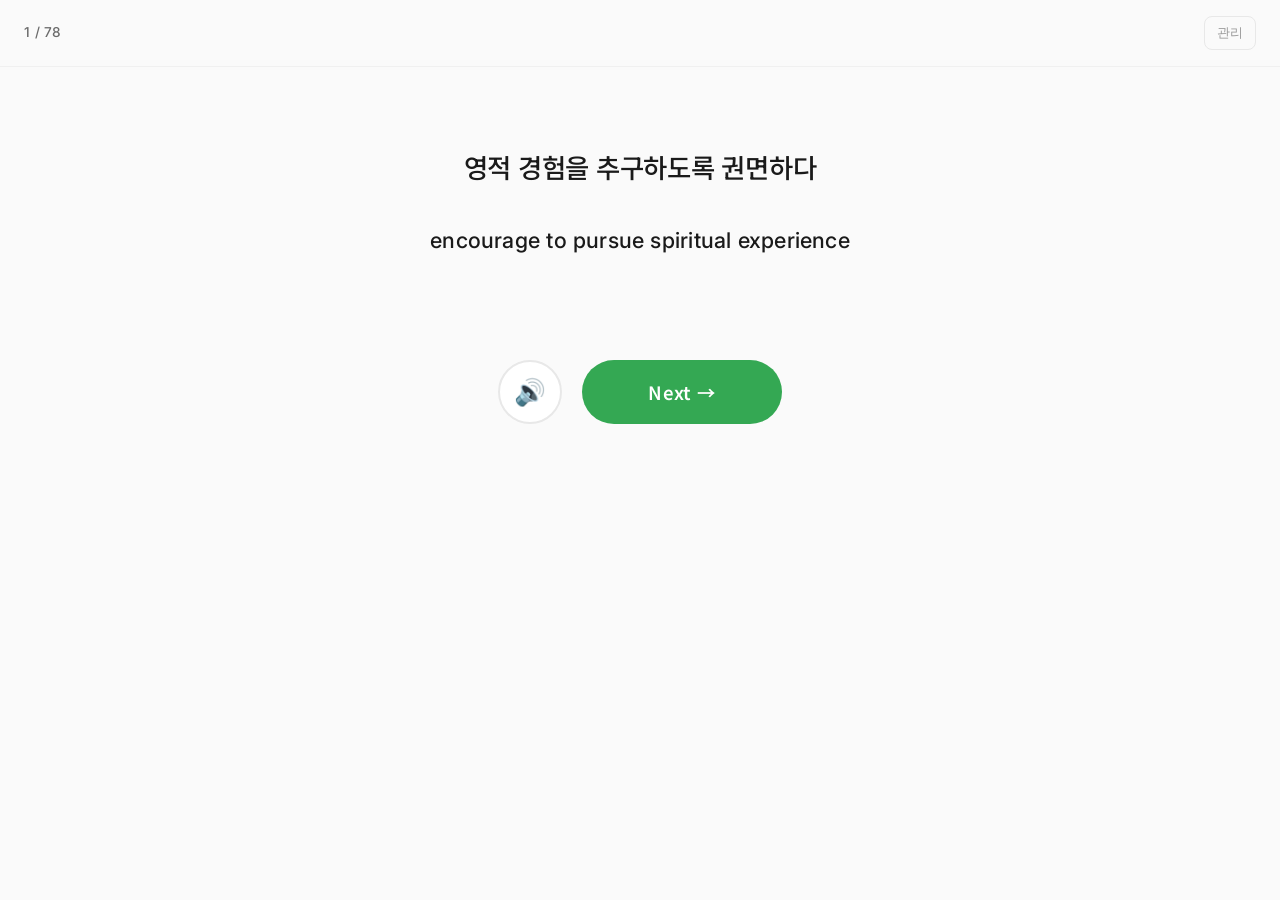
<file: expressions/index.html>
<!DOCTYPE html>
<html lang="ko">
<head>
  <meta charset="UTF-8">
  <meta name="viewport" content="width=device-width, initial-scale=1.0, user-scalable=no">
  <meta name="description" content="영어 표현 학습 플래시카드">
  <title>English Expressions</title>
  <link rel="icon" type="image/svg+xml" href="favicon.svg">
  <link rel="stylesheet" href="style.css?v=5">
</head>
<body>
  <div class="study-page" id="studyPage">
    <!-- Header -->
    <header class="study-header">
      <span class="study-header__counter" id="counter">— / —</span>
      <a href="manage.html" class="study-header__link" id="manageLink">관리</a>
    </header>

    <!-- Flashcard -->
    <main class="flashcard" id="flashcard">
      <div class="flashcard__korean" id="koreanText"></div>
      <div class="flashcard__english" id="englishText"></div>
      <div class="flashcard__buttons">
        <button class="btn-speak" id="btnSpeak" title="듣기">🔊</button>
        <button class="btn-action btn-action--next" id="btnAction">Next →</button>
      </div>
    </main>
  </div>

  <!-- Empty State -->
  <div class="empty-state" id="emptyState" style="display:none;">
    <div class="empty-state__icon">📝</div>
    <div class="empty-state__text">
      아직 표현이 없습니다.<br>
      <a href="manage.html" class="empty-state__link">표현 추가하기</a>
    </div>
  </div>

  <script src="app.js?v=5"></script>
</body>
</html>
</file>
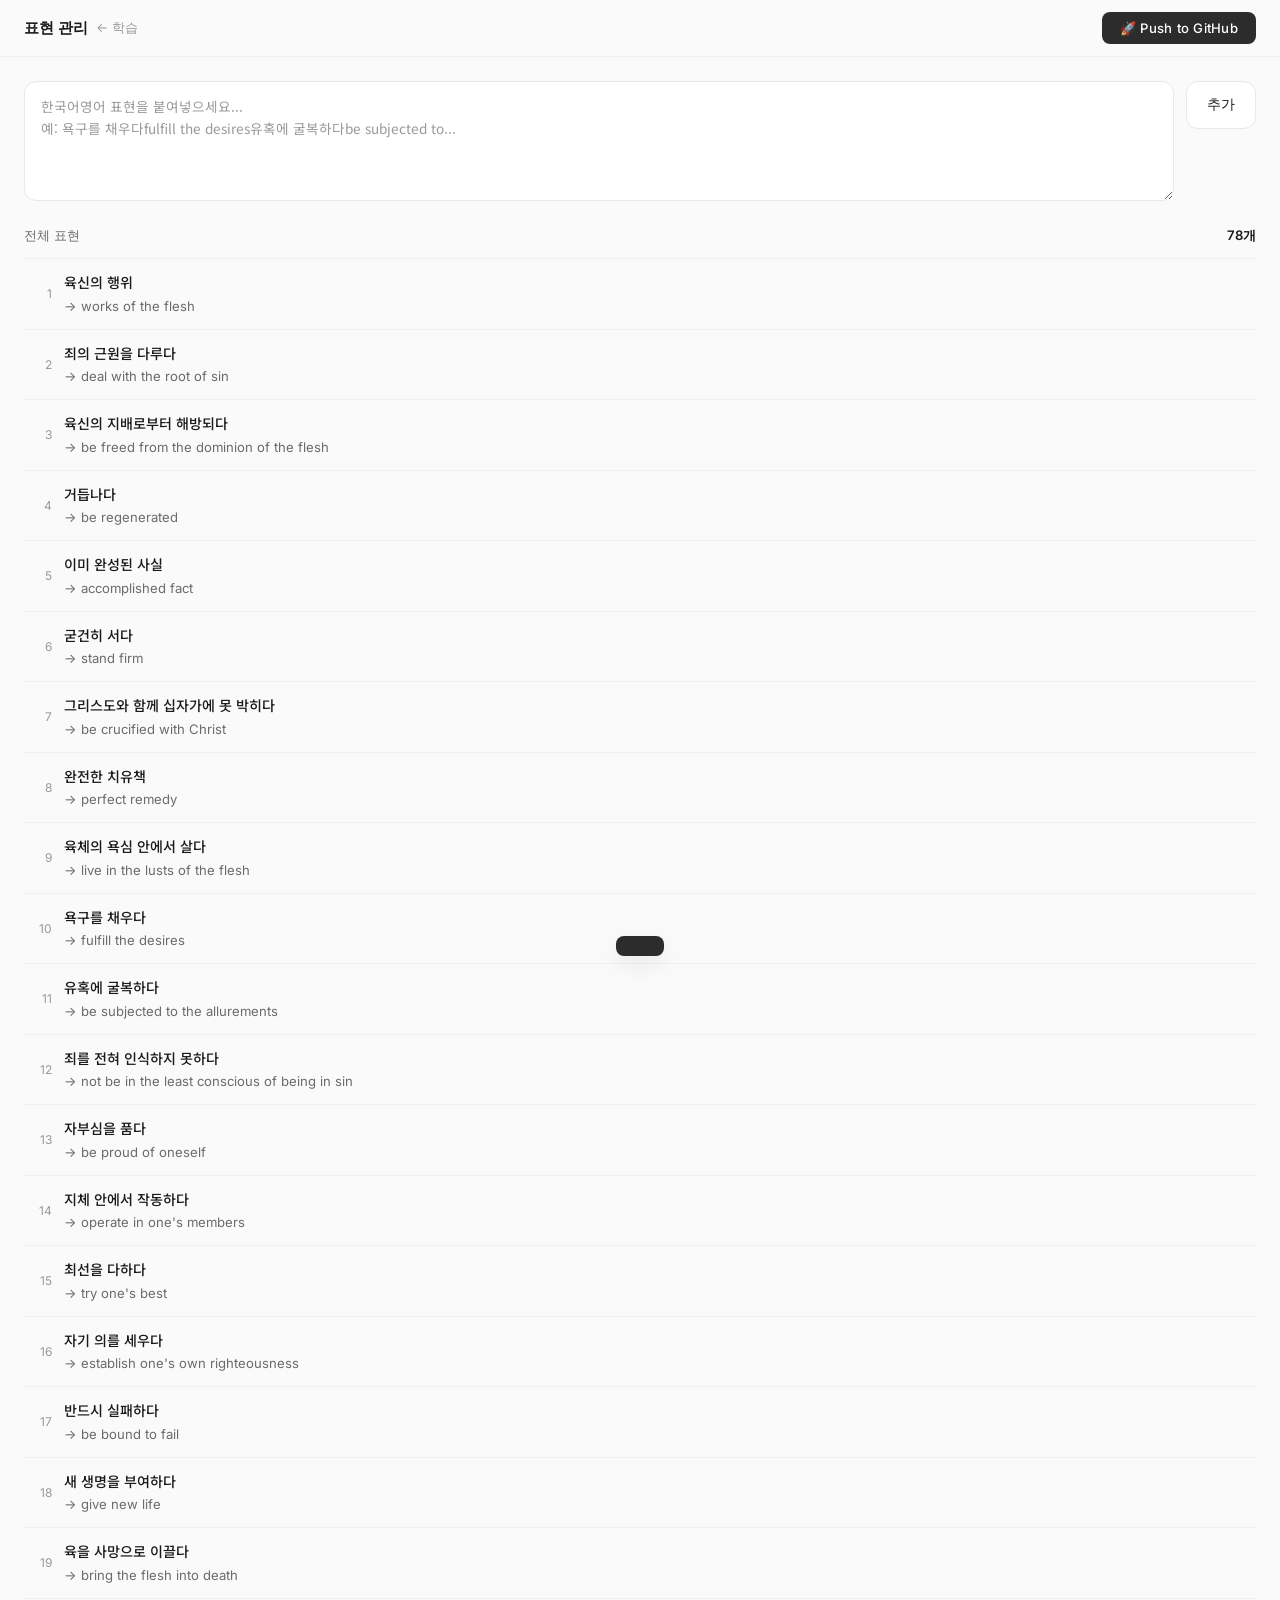
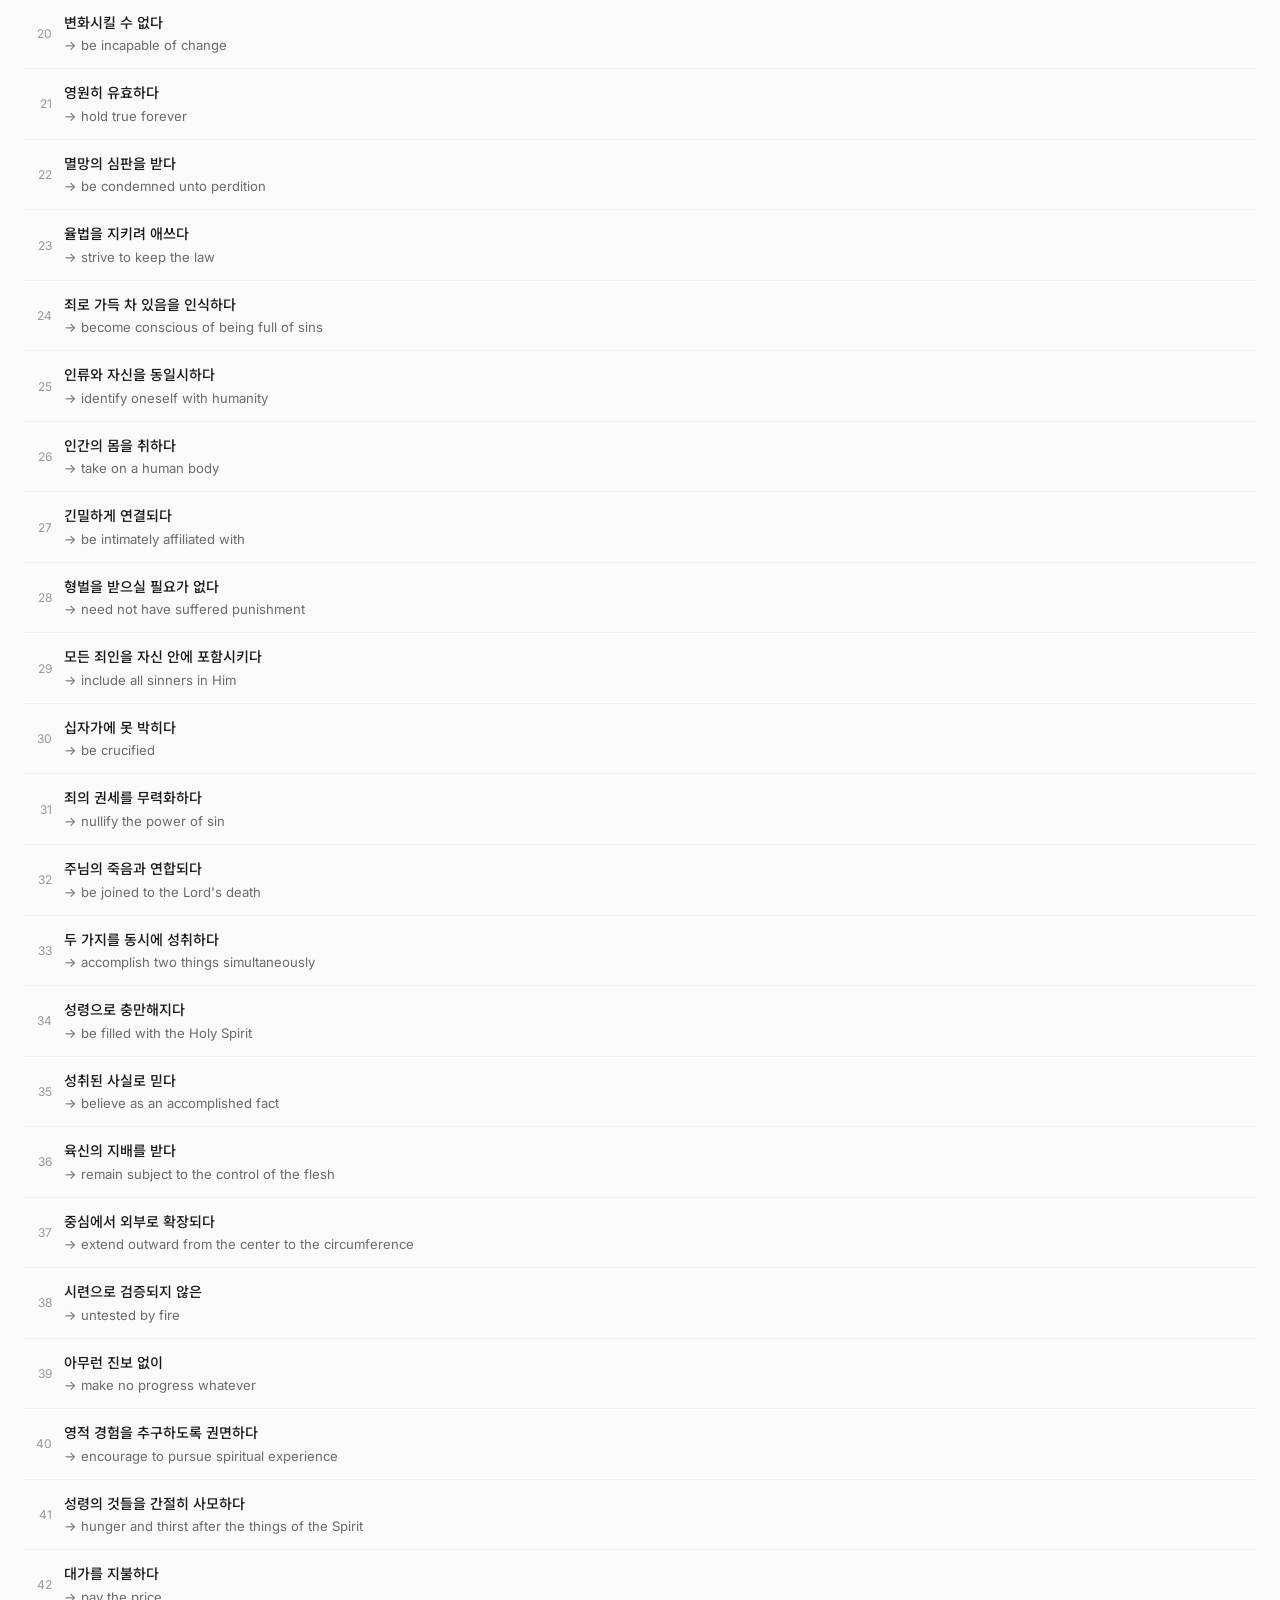
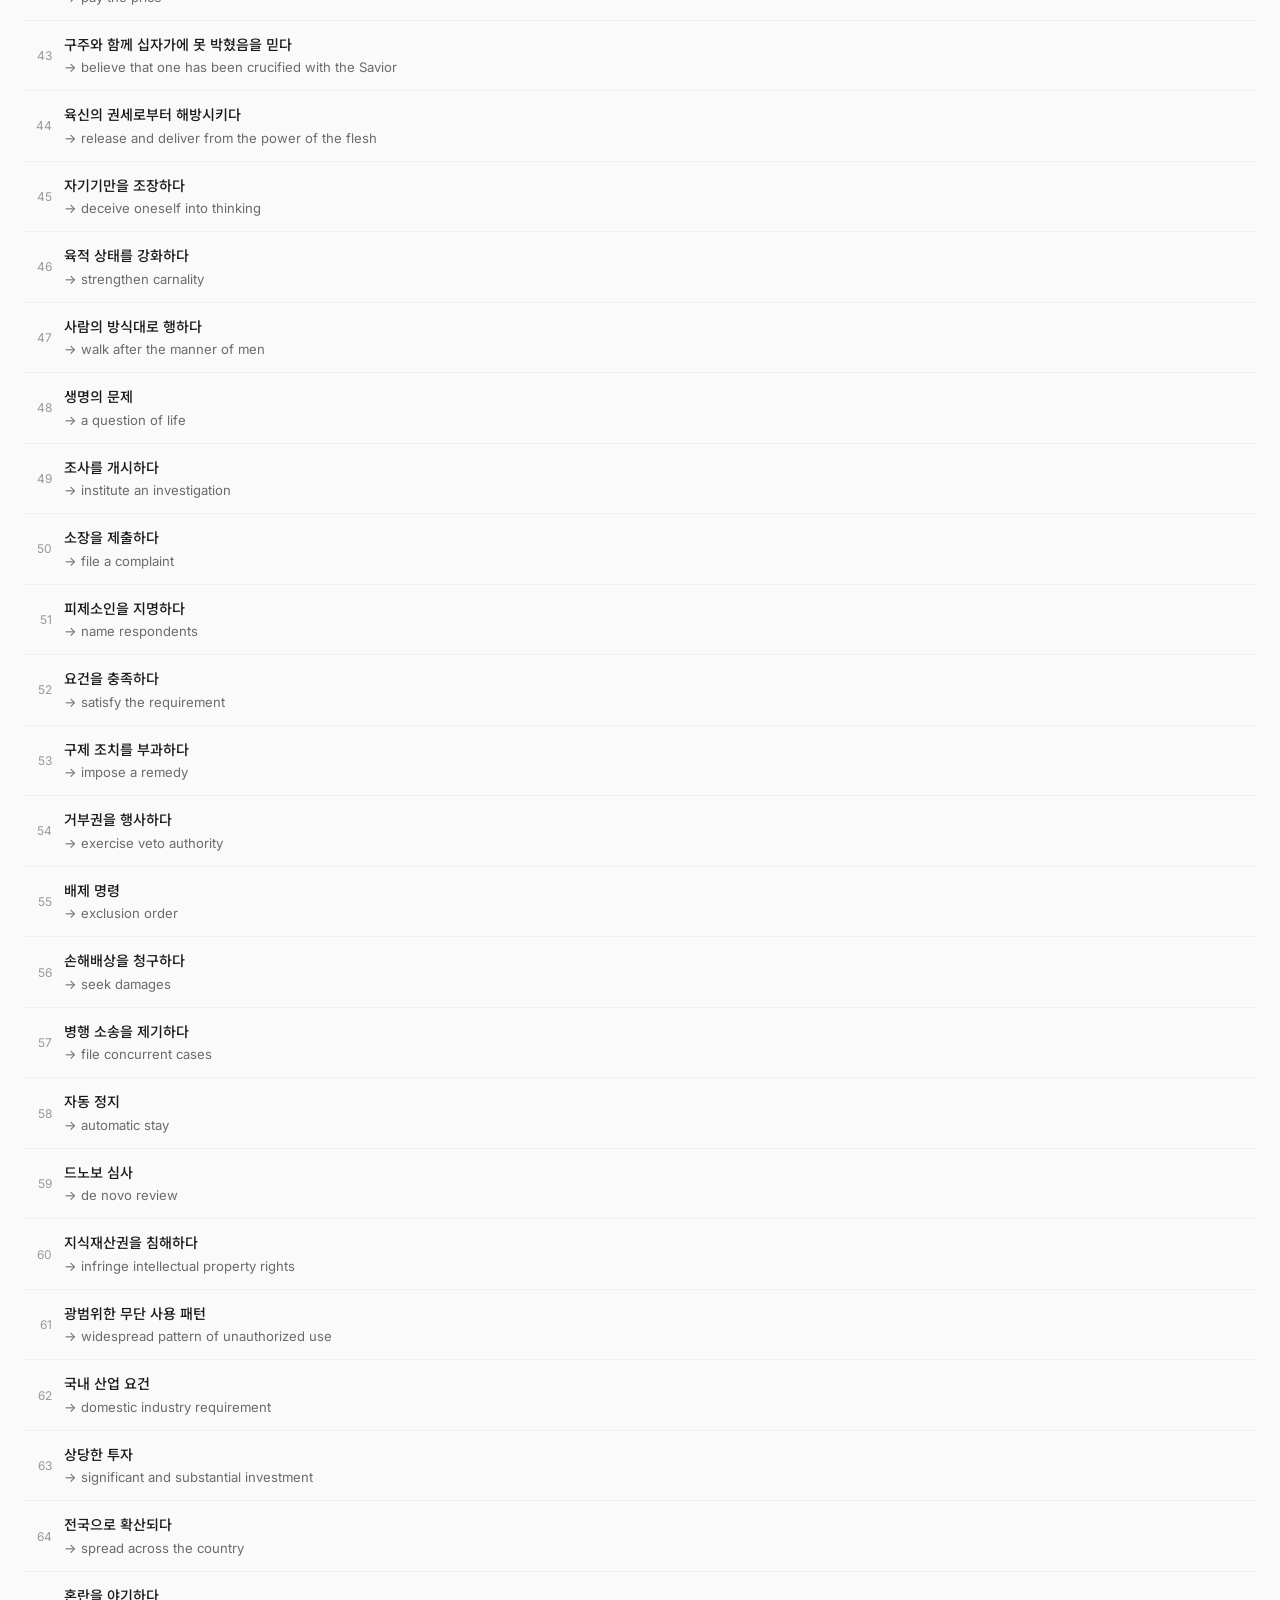
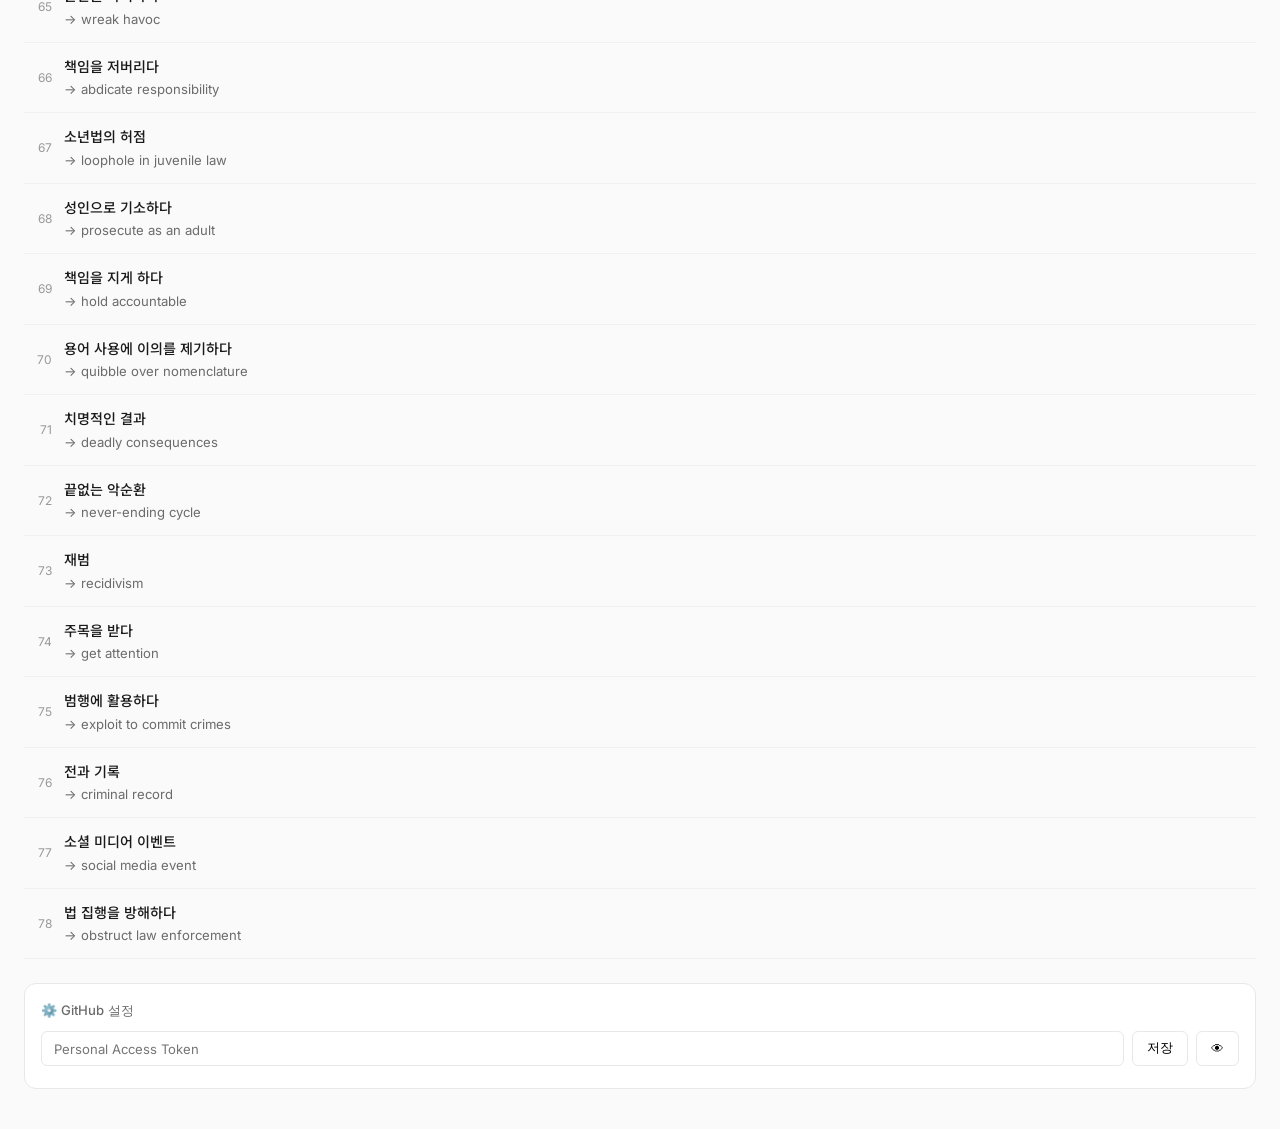
<file: expressions/manage.html>
<!DOCTYPE html>
<html lang="ko">
<head>
  <meta charset="UTF-8">
  <meta name="viewport" content="width=device-width, initial-scale=1.0">
  <meta name="description" content="영어 표현 관리 — 추가 및 GitHub 동기화">
  <title>표현 관리 — English Expressions</title>
  <link rel="icon" type="image/svg+xml" href="favicon.svg">
  <link rel="stylesheet" href="style.css?v=3">
</head>
<body>
  <div class="manage-page">
    <!-- Header with Push Button -->
    <header class="manage-header">
      <div class="manage-header__title">
        표현 관리
        <a href="index.html">← 학습</a>
      </div>
      <button class="btn-push" id="btnPush" onclick="pushToGitHub()">
        🚀 Push to GitHub
      </button>
    </header>

    <!-- Input Section -->
    <section class="input-section">
      <div class="input-group">
        <textarea
          class="input-group__textarea"
          id="inputText"
          placeholder="한국어영어 표현을 붙여넣으세요...&#10;예: 욕구를 채우다fulfill the desires유혹에 굴복하다be subjected to..."
        ></textarea>
        <button class="btn-add" id="btnAdd" onclick="parseAndPreview()">추가</button>
      </div>
    </section>



    <!-- Expression List -->
    <section class="expression-list-section" id="listSection">
      <div class="section-title">
        <span>전체 표현</span>
        <span class="section-title__count" id="totalCount">0개</span>
      </div>
      <ul class="expression-list" id="expressionList"></ul>
    </section>

    <!-- GitHub Token Setup -->
    <section class="token-section" id="tokenSection">
      <div class="token-section__title">⚙️ GitHub 설정</div>
      <div class="token-input-group">
        <input
          type="password"
          class="token-input"
          id="tokenInput"
          placeholder="Personal Access Token"
        >
        <button class="btn-token" onclick="saveToken()">저장</button>
        <button class="btn-token" onclick="toggleTokenVisibility()">👁</button>
      </div>
      <div class="token-status" id="tokenStatus"></div>
    </section>
  </div>

  <!-- Edit Modal -->
  <div class="modal-overlay" id="editModal">
    <div class="modal">
      <div class="modal__title">표현 수정</div>
      <input class="modal__input modal__input--ko" id="editKo" placeholder="한국어">
      <input class="modal__input modal__input--en" id="editEn" placeholder="English">
      <div class="modal__actions">
        <button class="btn-modal" onclick="closeModal()">취소</button>
        <button class="btn-modal btn-modal--primary" onclick="saveEdit()">저장</button>
      </div>
    </div>
  </div>

  <!-- Toast -->
  <div class="toast" id="toast"></div>

  <script src="manage.js?v=7"></script>
</body>
</html>
</file>
<file: expressions/style.css>
/* ============================================
   English Expressions — Minimalist Light Theme
   ============================================ */

@import url('https://fonts.googleapis.com/css2?family=Inter:wght@300;400;500;600&family=Noto+Sans+KR:wght@300;400;500;600&display=swap');

/* --- Reset & Base --- */
*, *::before, *::after {
  margin: 0;
  padding: 0;
  box-sizing: border-box;
}

:root {
  --white: #FFFFFF;
  --bg: #FAFAFA;
  --card: #FFFFFF;
  --text-primary: #1A1A1A;
  --text-secondary: #6B6B6B;
  --text-hint: #999999;
  --border: #E8E8E8;
  --border-light: #F0F0F0;
  --accent: #2C2C2C;
  --accent-light: #F5F5F5;
  --success: #34A853;
  --warning: #EA8600;
  --danger: #DC3545;
  --shadow-sm: 0 1px 3px rgba(0,0,0,0.04);
  --shadow-md: 0 4px 12px rgba(0,0,0,0.06);
  --shadow-lg: 0 8px 24px rgba(0,0,0,0.08);
  --radius-sm: 8px;
  --radius-md: 12px;
  --radius-lg: 16px;
  --transition: 0.2s ease;
  --font-en: 'Inter', -apple-system, BlinkMacSystemFont, sans-serif;
  --font-ko: 'Noto Sans KR', -apple-system, BlinkMacSystemFont, sans-serif;
}

html {
  font-size: 16px;
  -webkit-font-smoothing: antialiased;
  -moz-osx-font-smoothing: grayscale;
}

body {
  font-family: var(--font-en);
  background: var(--bg);
  color: var(--text-primary);
  line-height: 1.6;
  min-height: 100dvh;
}

/* --- Utility --- */
.container {
  max-width: 640px;
  margin: 0 auto;
  padding: 0 20px;
}

/* ============================================
   STUDY PAGE
   ============================================ */

/* --- Study Layout --- */
.study-page {
  display: flex;
  flex-direction: column;
  min-height: 100dvh;
  user-select: none;
  -webkit-user-select: none;
}

.study-header {
  display: flex;
  justify-content: space-between;
  align-items: center;
  padding: 16px 24px;
  border-bottom: 1px solid var(--border-light);
}

.study-header__counter {
  font-size: 0.85rem;
  font-weight: 500;
  color: var(--text-secondary);
  letter-spacing: 0.02em;
}

.study-header__link {
  font-size: 0.8rem;
  color: var(--text-hint);
  text-decoration: none;
  padding: 6px 12px;
  border-radius: var(--radius-sm);
  border: 1px solid var(--border);
  transition: all var(--transition);
}

.study-header__link:hover {
  color: var(--text-primary);
  border-color: var(--text-secondary);
}

/* --- Flashcard --- */
.flashcard {
  flex: 1;
  display: flex;
  flex-direction: column;
  justify-content: flex-start;
  align-items: center;
  padding: 80px 32px 40px;
  gap: 36px;
}

.flashcard__korean {
  font-family: var(--font-ko);
  font-size: 1.65rem;
  font-weight: 500;
  color: var(--text-primary);
  text-align: center;
  line-height: 1.5;
  letter-spacing: -0.01em;
}

.flashcard__english {
  font-family: var(--font-en);
  font-size: 1.35rem;
  font-weight: 500;
  color: var(--text-primary);
  text-align: center;
  line-height: 1.6;
  letter-spacing: 0.01em;
  min-height: 2.8em;
}

/* --- Buttons --- */
.flashcard__buttons {
  display: flex;
  gap: 20px;
  margin-top: 40px;
  align-items: center;
}

.btn-speak {
  width: 64px;
  height: 64px;
  border-radius: 50%;
  border: 2px solid var(--border);
  background: var(--white);
  font-size: 1.6rem;
  cursor: pointer;
  transition: all var(--transition);
  display: flex;
  align-items: center;
  justify-content: center;
  flex-shrink: 0;
}

.btn-speak:hover {
  border-color: var(--text-secondary);
  background: var(--accent-light);
}

.btn-speak:active {
  transform: scale(0.93);
}

.btn-speak--active {
  border-color: var(--accent);
  background: var(--accent-light);
  animation: pulse-speak 0.8s ease infinite;
}

@keyframes pulse-speak {
  0%, 100% { transform: scale(1); }
  50% { transform: scale(1.08); }
}

.btn-action {
  height: 64px;
  min-width: 200px;
  padding: 0 40px;
  border-radius: 32px;
  border: none;
  background: var(--accent);
  color: var(--white);
  font-family: var(--font-ko);
  font-size: 1.15rem;
  font-weight: 600;
  cursor: pointer;
  transition: all var(--transition);
  letter-spacing: 0.02em;
}

.btn-action:hover {
  background: #444;
  transform: translateY(-1px);
  box-shadow: var(--shadow-md);
}

.btn-action:active {
  transform: translateY(0) scale(0.97);
}

.btn-action--next {
  background: var(--success);
}

.btn-action--next:hover {
  background: #2d9249;
}

/* --- Tap Ripple Effect --- */
.flashcard::after {
  content: '';
  position: fixed;
  width: 0;
  height: 0;
  border-radius: 50%;
  background: rgba(0, 0, 0, 0.03);
  transform: translate(-50%, -50%);
  pointer-events: none;
}

.flashcard.ripple::after {
  animation: ripple-effect 0.5s ease-out;
}

@keyframes ripple-effect {
  0% { width: 0; height: 0; opacity: 1; }
  100% { width: 400px; height: 400px; opacity: 0; }
}

/* --- Fade Animation --- */
@keyframes fadeIn {
  from { opacity: 0; transform: translateY(8px); }
  to { opacity: 1; transform: translateY(0); }
}

.flashcard--animate {
  animation: fadeIn 0.3s ease-out;
}

/* ============================================
   MANAGE PAGE
   ============================================ */

.manage-page {
  min-height: 100dvh;
  padding-bottom: 40px;
}

/* --- Manage Header --- */
.manage-header {
  position: sticky;
  top: 0;
  z-index: 100;
  background: rgba(250, 250, 250, 0.92);
  backdrop-filter: blur(12px);
  -webkit-backdrop-filter: blur(12px);
  border-bottom: 1px solid var(--border-light);
  padding: 12px 24px;
  display: flex;
  justify-content: space-between;
  align-items: center;
}

.manage-header__title {
  font-size: 0.95rem;
  font-weight: 600;
  color: var(--text-primary);
  display: flex;
  align-items: center;
  gap: 8px;
}

.manage-header__title a {
  color: var(--text-hint);
  text-decoration: none;
  font-weight: 400;
  font-size: 0.8rem;
  transition: color var(--transition);
}

.manage-header__title a:hover {
  color: var(--text-primary);
}

.btn-push {
  display: inline-flex;
  align-items: center;
  gap: 6px;
  padding: 8px 18px;
  background: var(--accent);
  color: var(--white);
  border: none;
  border-radius: var(--radius-sm);
  font-family: var(--font-en);
  font-size: 0.82rem;
  font-weight: 500;
  cursor: pointer;
  transition: all var(--transition);
  letter-spacing: 0.02em;
}

.btn-push:hover {
  background: #444;
  transform: translateY(-1px);
  box-shadow: var(--shadow-md);
}

.btn-push:active {
  transform: translateY(0);
}

.btn-push:disabled {
  background: #ccc;
  cursor: not-allowed;
  transform: none;
  box-shadow: none;
}

.btn-push--loading {
  pointer-events: none;
  opacity: 0.7;
}

/* --- Input Section --- */
.input-section {
  padding: 24px 24px 0;
}

.input-group {
  display: flex;
  gap: 12px;
  align-items: flex-start;
}

.input-group__textarea {
  flex: 1;
  min-height: 120px;
  padding: 14px 16px;
  border: 1px solid var(--border);
  border-radius: var(--radius-md);
  font-family: var(--font-ko);
  font-size: 0.9rem;
  line-height: 1.6;
  resize: vertical;
  outline: none;
  transition: border-color var(--transition), box-shadow var(--transition);
  background: var(--white);
}

.input-group__textarea:focus {
  border-color: var(--accent);
  box-shadow: 0 0 0 3px rgba(44, 44, 44, 0.06);
}

.input-group__textarea::placeholder {
  color: var(--text-hint);
  font-size: 0.85rem;
}

.btn-add {
  padding: 14px 20px;
  background: var(--white);
  color: var(--text-primary);
  border: 1px solid var(--border);
  border-radius: var(--radius-md);
  font-family: var(--font-en);
  font-size: 0.85rem;
  font-weight: 500;
  cursor: pointer;
  transition: all var(--transition);
  white-space: nowrap;
}

.btn-add:hover {
  background: var(--accent-light);
  border-color: var(--text-secondary);
}

.btn-add:active {
  transform: scale(0.97);
}

/* --- Preview Section --- */
.preview-section {
  margin: 20px 24px 0;
  border: 1px solid var(--border);
  border-radius: var(--radius-md);
  overflow: hidden;
  background: var(--white);
  display: none;
}

.preview-section--active {
  display: block;
  animation: fadeIn 0.3s ease-out;
}

.preview-header {
  display: flex;
  justify-content: space-between;
  align-items: center;
  padding: 12px 16px;
  background: var(--accent-light);
  border-bottom: 1px solid var(--border-light);
}

.preview-header__title {
  font-size: 0.82rem;
  font-weight: 500;
  color: var(--text-secondary);
}

.btn-confirm {
  padding: 6px 16px;
  background: var(--accent);
  color: var(--white);
  border: none;
  border-radius: 6px;
  font-family: var(--font-en);
  font-size: 0.8rem;
  font-weight: 500;
  cursor: pointer;
  transition: all var(--transition);
}

.btn-confirm:hover {
  background: #444;
}

.preview-list {
  list-style: none;
  max-height: 300px;
  overflow-y: auto;
}

.preview-item {
  display: flex;
  align-items: center;
  gap: 12px;
  padding: 10px 16px;
  border-bottom: 1px solid var(--border-light);
  font-size: 0.85rem;
  transition: background var(--transition);
}

.preview-item:last-child {
  border-bottom: none;
}

.preview-item:hover {
  background: var(--accent-light);
}

.preview-item__status {
  flex-shrink: 0;
  font-size: 0.9rem;
}

.preview-item__text {
  flex: 1;
  min-width: 0;
}

.preview-item__ko {
  font-family: var(--font-ko);
  font-weight: 500;
  color: var(--text-primary);
}

.preview-item__en {
  font-family: var(--font-en);
  color: var(--text-secondary);
  font-size: 0.82rem;
  margin-top: 2px;
}

.preview-item__duplicate {
  color: var(--warning);
  font-size: 0.75rem;
  font-weight: 500;
}

.preview-item__actions {
  display: flex;
  gap: 4px;
  flex-shrink: 0;
}

.btn-icon {
  width: 28px;
  height: 28px;
  display: flex;
  align-items: center;
  justify-content: center;
  border: none;
  background: transparent;
  border-radius: 6px;
  cursor: pointer;
  font-size: 0.85rem;
  color: var(--text-hint);
  transition: all var(--transition);
}

.btn-icon:hover {
  background: var(--accent-light);
  color: var(--text-primary);
}

.btn-icon--danger:hover {
  background: #FEF0F0;
  color: var(--danger);
}

/* --- Expression List --- */
.expression-list-section {
  margin: 24px 24px 0;
}

.section-title {
  font-size: 0.82rem;
  font-weight: 500;
  color: var(--text-secondary);
  padding-bottom: 12px;
  border-bottom: 1px solid var(--border-light);
  display: flex;
  justify-content: space-between;
  align-items: center;
}

.section-title__count {
  font-weight: 600;
  color: var(--text-primary);
}

.expression-list {
  list-style: none;
}

.expression-item {
  display: flex;
  align-items: center;
  gap: 12px;
  padding: 12px 0;
  border-bottom: 1px solid var(--border-light);
  transition: background var(--transition);
}

.expression-item:hover {
  background: var(--accent-light);
  margin: 0 -8px;
  padding: 12px 8px;
  border-radius: var(--radius-sm);
}

.expression-item__number {
  flex-shrink: 0;
  width: 28px;
  font-size: 0.75rem;
  color: var(--text-hint);
  text-align: right;
}

.expression-item__text {
  flex: 1;
  min-width: 0;
}

.expression-item__ko {
  font-family: var(--font-ko);
  font-size: 0.88rem;
  font-weight: 500;
  color: var(--text-primary);
}

.expression-item__en {
  font-family: var(--font-en);
  font-size: 0.82rem;
  color: var(--text-secondary);
  margin-top: 2px;
}

.expression-item__new-badge {
  font-size: 0.65rem;
  font-weight: 600;
  color: var(--success);
  background: #E8F5E9;
  padding: 1px 6px;
  border-radius: 4px;
  margin-left: 6px;
}

.expression-item__actions {
  display: flex;
  gap: 2px;
  flex-shrink: 0;
  opacity: 0;
  transition: opacity var(--transition);
}

.expression-item:hover .expression-item__actions {
  opacity: 1;
}

/* --- Edit Modal --- */
.modal-overlay {
  position: fixed;
  inset: 0;
  background: rgba(0, 0, 0, 0.3);
  display: flex;
  align-items: center;
  justify-content: center;
  z-index: 1000;
  opacity: 0;
  visibility: hidden;
  transition: all 0.2s ease;
  padding: 20px;
}

.modal-overlay--active {
  opacity: 1;
  visibility: visible;
}

.modal {
  background: var(--white);
  border-radius: var(--radius-lg);
  padding: 24px;
  width: 100%;
  max-width: 420px;
  box-shadow: var(--shadow-lg);
  transform: translateY(10px);
  transition: transform 0.2s ease;
}

.modal-overlay--active .modal {
  transform: translateY(0);
}

.modal__title {
  font-size: 0.95rem;
  font-weight: 600;
  margin-bottom: 16px;
}

.modal__input {
  width: 100%;
  padding: 10px 14px;
  border: 1px solid var(--border);
  border-radius: var(--radius-sm);
  font-size: 0.88rem;
  outline: none;
  margin-bottom: 10px;
  transition: border-color var(--transition);
}

.modal__input:focus {
  border-color: var(--accent);
}

.modal__input--ko {
  font-family: var(--font-ko);
}

.modal__input--en {
  font-family: var(--font-en);
}

.modal__actions {
  display: flex;
  justify-content: flex-end;
  gap: 8px;
  margin-top: 16px;
}

.btn-modal {
  padding: 8px 18px;
  border-radius: 6px;
  font-family: var(--font-en);
  font-size: 0.82rem;
  font-weight: 500;
  cursor: pointer;
  transition: all var(--transition);
  border: 1px solid var(--border);
  background: var(--white);
  color: var(--text-primary);
}

.btn-modal:hover {
  background: var(--accent-light);
}

.btn-modal--primary {
  background: var(--accent);
  color: var(--white);
  border-color: var(--accent);
}

.btn-modal--primary:hover {
  background: #444;
}

/* --- GitHub Token Setup --- */
.token-section {
  margin: 24px 24px 0;
  padding: 16px;
  background: var(--white);
  border: 1px solid var(--border);
  border-radius: var(--radius-md);
}

.token-section__title {
  font-size: 0.82rem;
  font-weight: 500;
  color: var(--text-secondary);
  margin-bottom: 10px;
}

.token-input-group {
  display: flex;
  gap: 8px;
}

.token-input {
  flex: 1;
  padding: 8px 12px;
  border: 1px solid var(--border);
  border-radius: 6px;
  font-family: var(--font-en);
  font-size: 0.82rem;
  outline: none;
}

.token-input:focus {
  border-color: var(--accent);
}

.btn-token {
  padding: 8px 14px;
  background: var(--white);
  border: 1px solid var(--border);
  border-radius: 6px;
  font-size: 0.8rem;
  cursor: pointer;
  transition: all var(--transition);
}

.btn-token:hover {
  background: var(--accent-light);
}

.token-status {
  font-size: 0.75rem;
  color: var(--success);
  margin-top: 6px;
}

/* --- Toast Notification --- */
.toast {
  position: fixed;
  bottom: 24px;
  left: 50%;
  transform: translateX(-50%) translateY(80px);
  padding: 10px 24px;
  background: var(--accent);
  color: var(--white);
  border-radius: var(--radius-sm);
  font-size: 0.82rem;
  font-weight: 500;
  box-shadow: var(--shadow-lg);
  transition: transform 0.3s ease;
  z-index: 2000;
  white-space: nowrap;
}

.toast--visible {
  transform: translateX(-50%) translateY(0);
}

.toast--success {
  background: var(--success);
}

.toast--error {
  background: var(--danger);
}

.toast--warning {
  background: var(--warning);
}

/* --- Empty State --- */
.empty-state {
  text-align: center;
  padding: 60px 20px;
  color: var(--text-hint);
}

.empty-state__icon {
  font-size: 2.5rem;
  margin-bottom: 16px;
  opacity: 0.5;
}

.empty-state__text {
  font-size: 0.9rem;
  line-height: 1.6;
}

.empty-state__link {
  color: var(--text-secondary);
  text-decoration: underline;
  text-underline-offset: 2px;
}

/* --- Responsive --- */
@media (max-width: 480px) {
  .flashcard {
    padding: 60px 24px 32px;
    gap: 28px;
  }

  .flashcard__korean {
    font-size: 1.4rem;
  }

  .flashcard__english {
    font-size: 1.15rem;
  }

  .input-group {
    flex-direction: column;
  }

  .btn-add {
    width: 100%;
    text-align: center;
    padding: 12px;
  }

  .expression-item__actions {
    opacity: 1;
  }
}

/* --- Scrollbar (Webkit) --- */
::-webkit-scrollbar {
  width: 4px;
}

::-webkit-scrollbar-track {
  background: transparent;
}

::-webkit-scrollbar-thumb {
  background: var(--border);
  border-radius: 4px;
}

::-webkit-scrollbar-thumb:hover {
  background: var(--text-hint);
}
</file>
